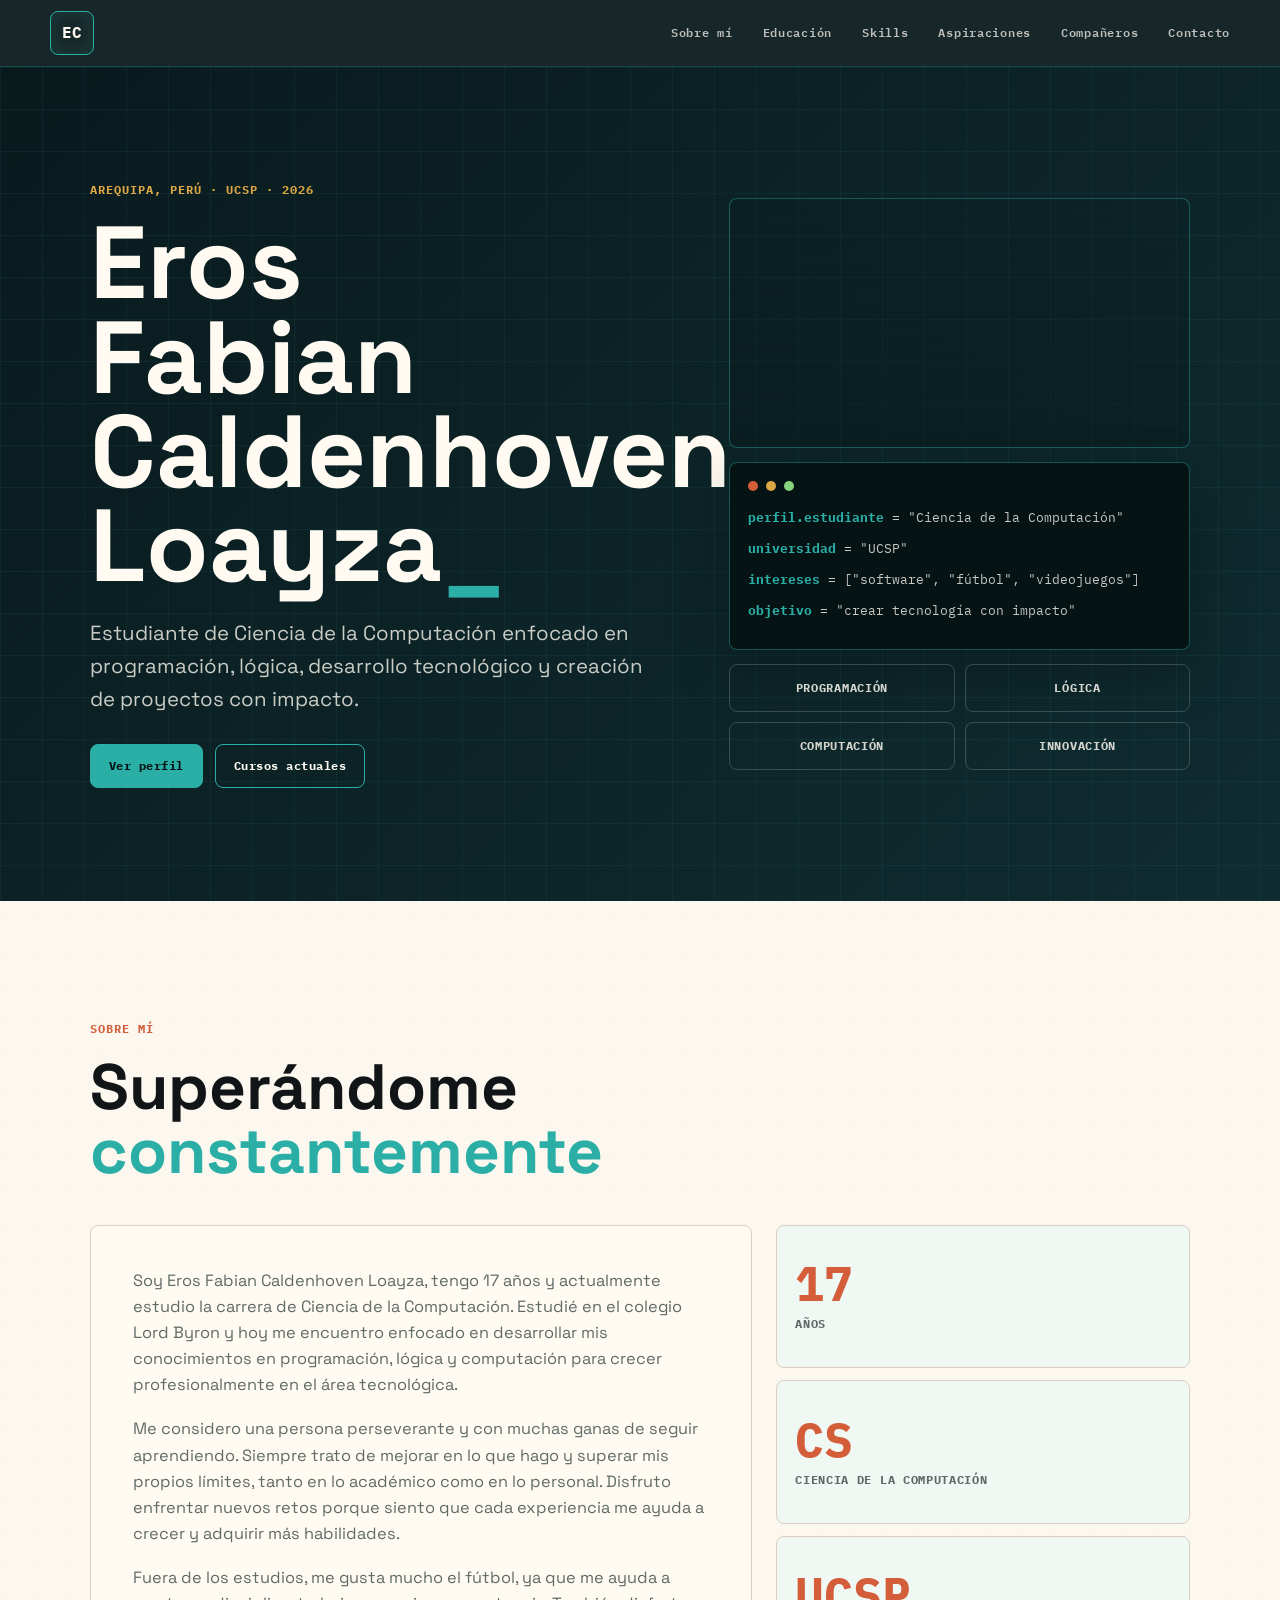
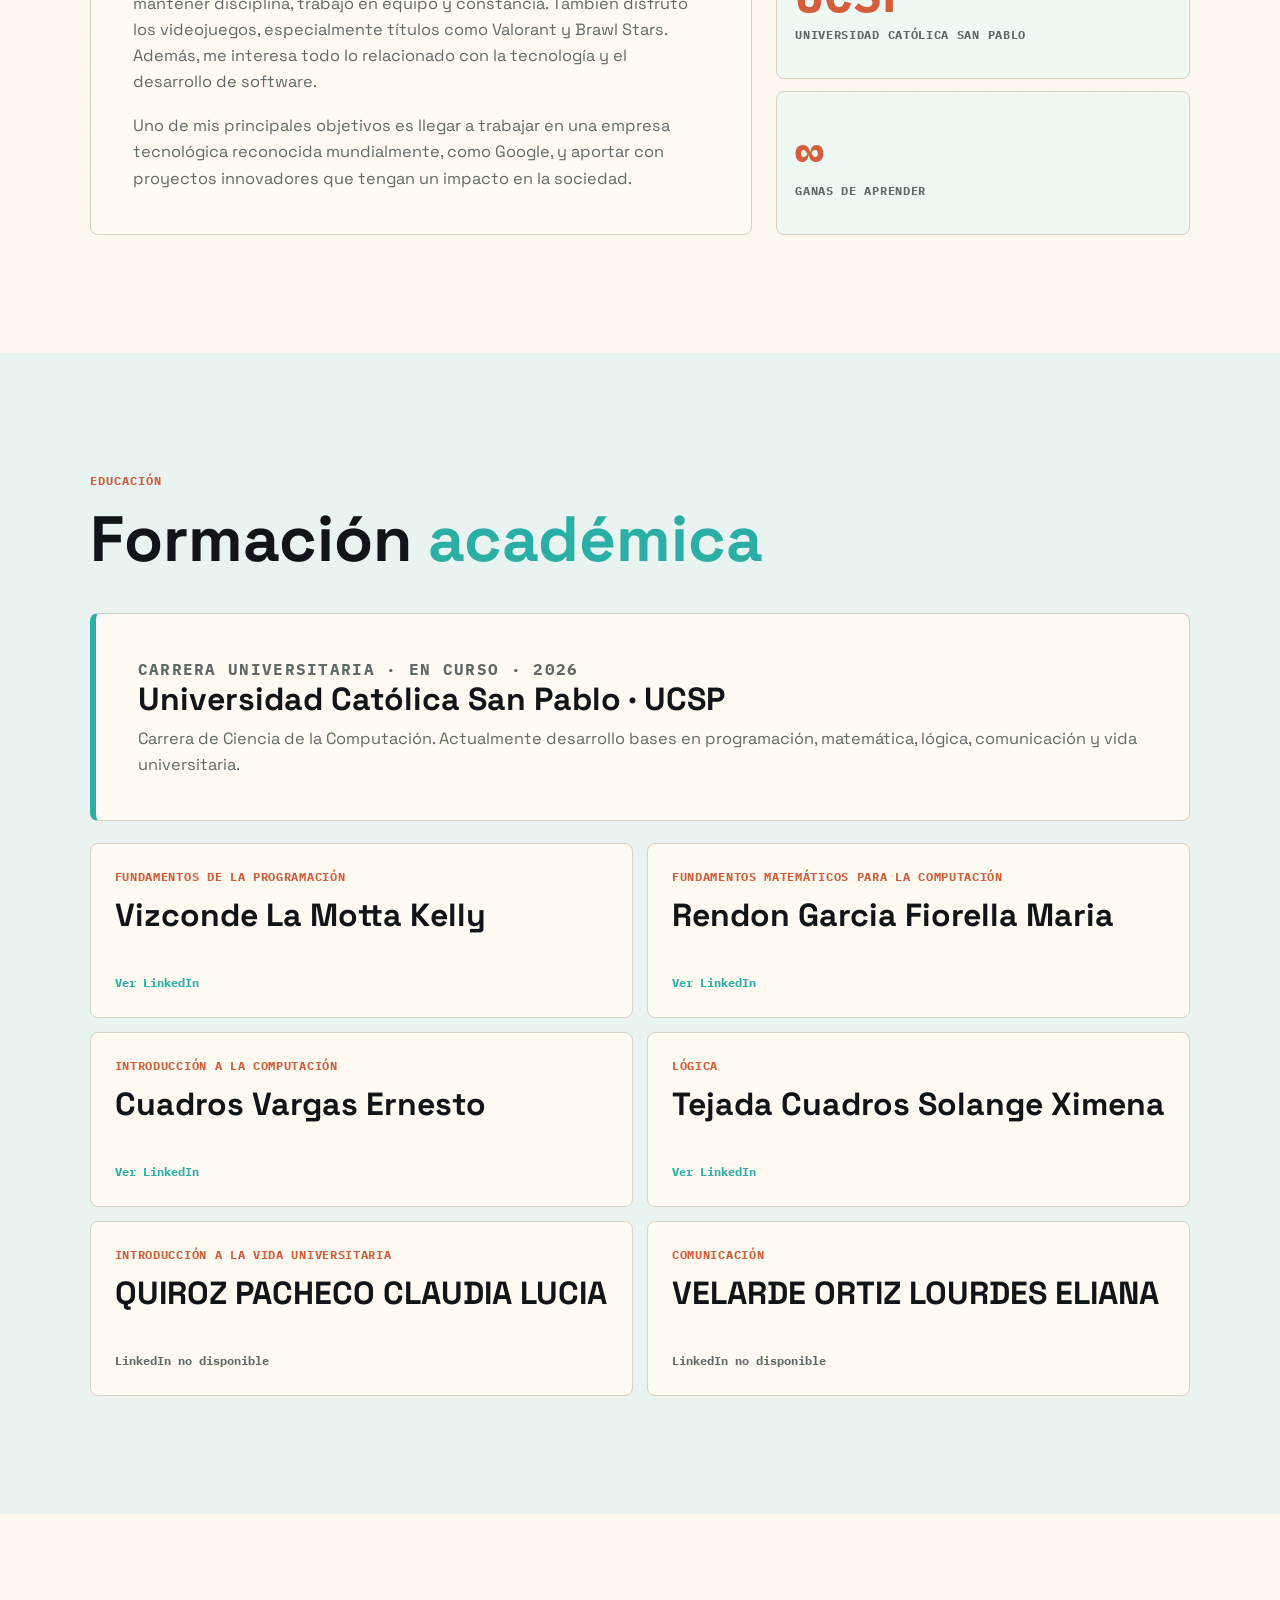
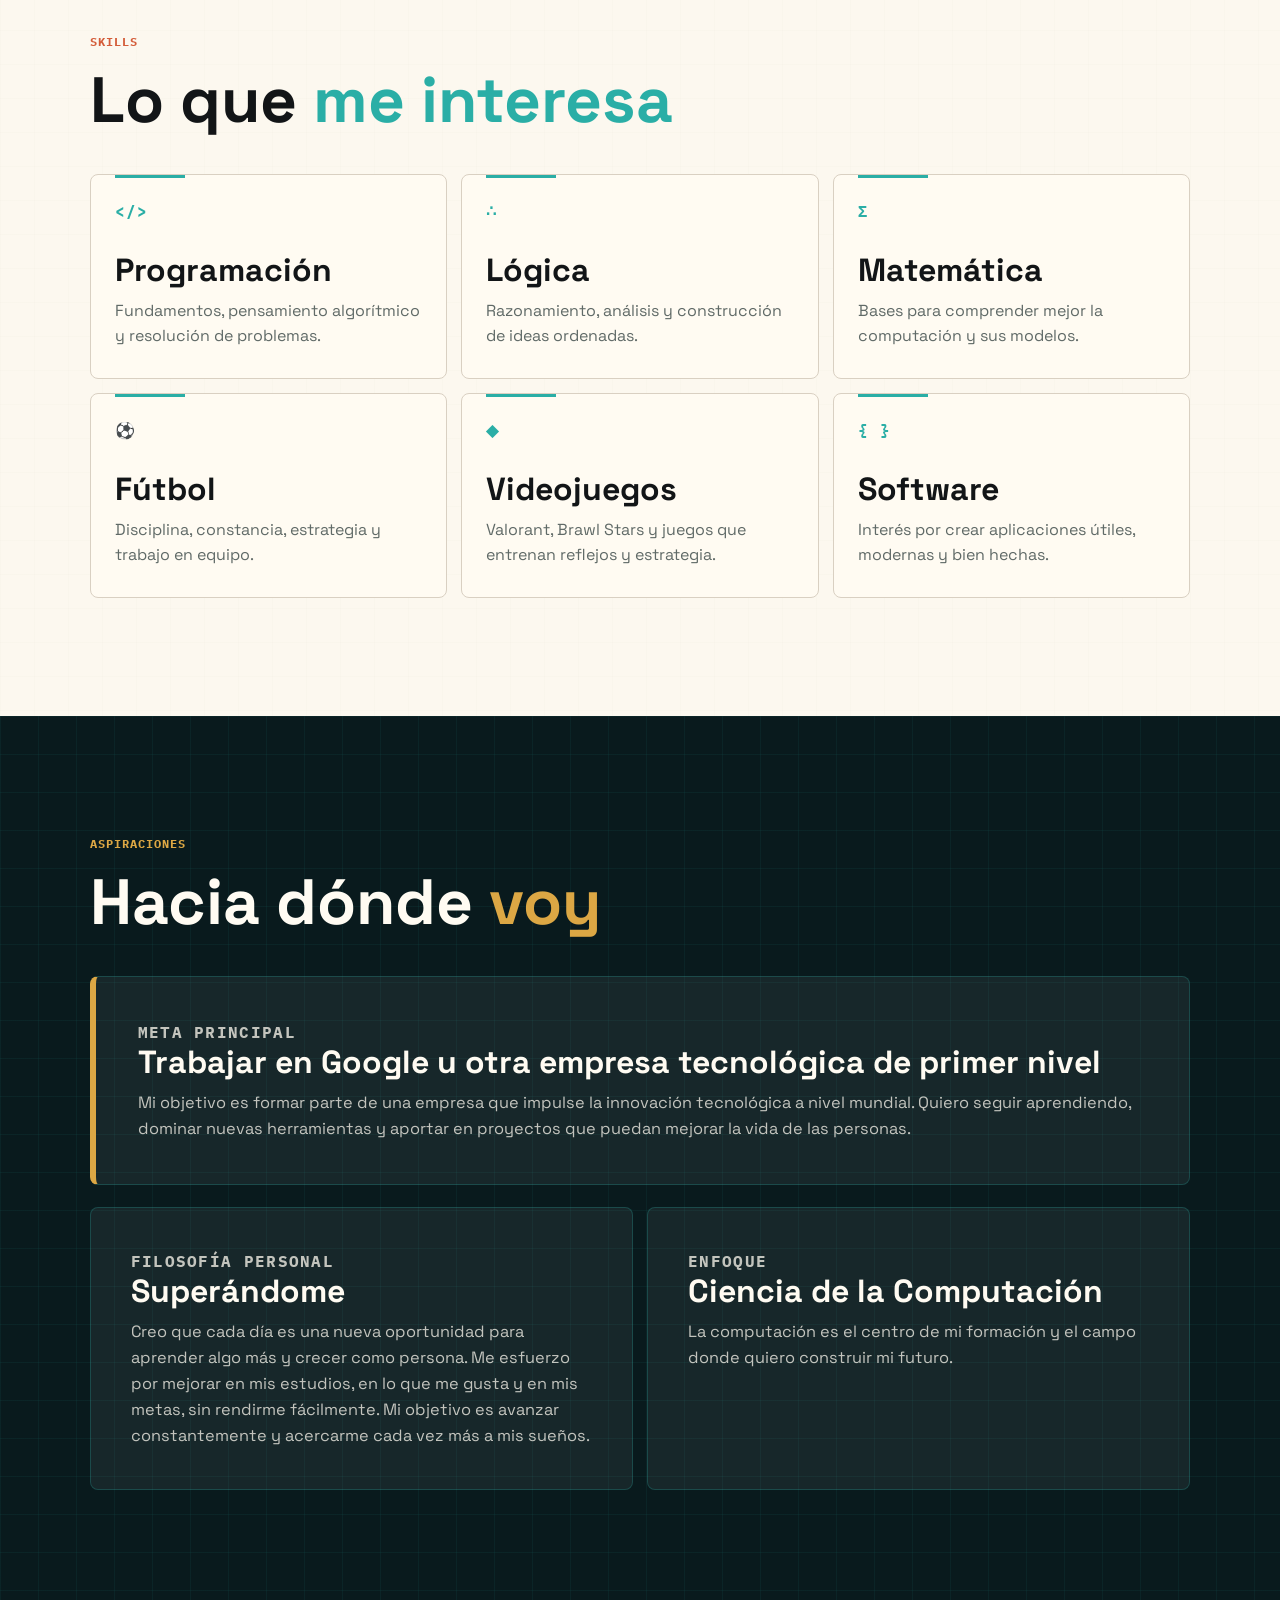
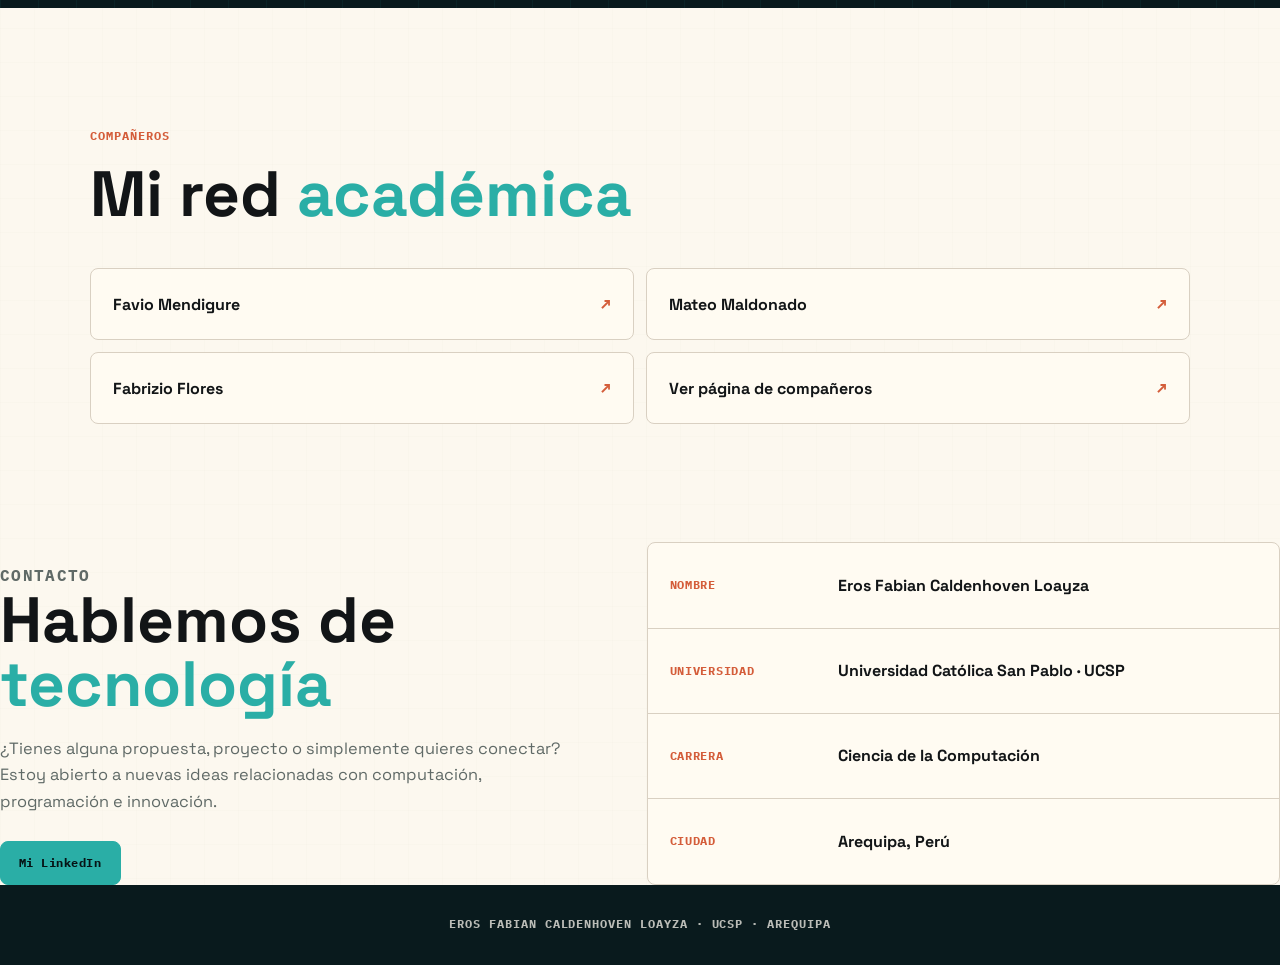
<file: index.html>
<!DOCTYPE html>
<html lang="es">
<head>
  <meta charset="UTF-8">
  <meta name="viewport" content="width=device-width, initial-scale=1.0">
  <title>Eros Fabian Caldenhoven Loayza | Portafolio</title>
  <meta name="description" content="Página web personal de Eros Fabian Caldenhoven Loayza, estudiante de Ciencia de la Computación en la Universidad Católica San Pablo UCSP.">
  <meta name="author" content="Eros Fabian Caldenhoven Loayza">
  <meta name="robots" content="index, follow">
  <link rel="canonical" href="https://eros951.github.io/Pagina-web-EROS/">
  <meta property="og:title" content="Eros Fabian Caldenhoven Loayza | Portafolio">
  <meta property="og:description" content="Portafolio académico de Eros Fabian Caldenhoven Loayza, estudiante de Ciencia de la Computación en la UCSP.">
  <meta property="og:type" content="website">
  <meta property="og:url" content="https://eros951.github.io/Pagina-web-EROS/">
  <link rel="preconnect" href="https://fonts.googleapis.com">
  <link rel="preconnect" href="https://fonts.gstatic.com" crossorigin>
  <link href="https://fonts.googleapis.com/css2?family=IBM+Plex+Mono:wght@400;500;600;700&family=Space+Grotesk:wght@400;500;600;700&display=swap" rel="stylesheet">
  <link rel="stylesheet" href="styles.css">
  <script type="application/ld+json">
    {
      "@context": "https://schema.org",
      "@type": "Person",
      "name": "Eros Fabian Caldenhoven Loayza",
      "url": "https://eros951.github.io/Pagina-web-EROS/",
      "sameAs": [
        "https://www.linkedin.com/in/eros-fabian-caldenhoven-loayza-63b2583b9/"
      ],
      "alumniOf": {
        "@type": "CollegeOrUniversity",
        "name": "Universidad Católica San Pablo"
      },
      "knowsAbout": [
        "Ciencia de la Computación",
        "Programación",
        "Lógica",
        "Desarrollo de software"
      ]
    }
  </script>
</head>
<body>
  <header class="site-header">
    <nav class="nav" aria-label="Navegación principal">
      <a class="brand" href="#inicio">EC</a>
      <div class="nav-links">
        <a href="#sobre-mi">Sobre mí</a>
        <a href="#educacion">Educación</a>
        <a href="#habilidades">Skills</a>
        <a href="#aspiraciones">Aspiraciones</a>
        <a href="companeros.html">Compañeros</a>
        <a href="#contacto">Contacto</a>
      </div>
    </nav>
  </header>

  <main>
    <section id="inicio" class="hero-section">
      <div class="hero-copy">
        <p class="meta-line">Arequipa, Perú · UCSP · 2026</p>
        <h1>Eros Fabian Caldenhoven Loayza</h1>
        <p class="hero-description">
          Estudiante de Ciencia de la Computación enfocado en programación, lógica,
          desarrollo tecnológico y creación de proyectos con impacto.
        </p>
        <div class="hero-actions">
          <a href="#sobre-mi">Ver perfil</a>
          <a href="#educacion">Cursos actuales</a>
        </div>
      </div>

      <div class="hero-dashboard" aria-label="Panel digital de perfil">
        <div class="dashboard-image"></div>
        <div class="terminal-panel">
          <div class="terminal-top">
            <span></span>
            <span></span>
            <span></span>
          </div>
          <p><strong>perfil.estudiante</strong> = "Ciencia de la Computación"</p>
          <p><strong>universidad</strong> = "UCSP"</p>
          <p><strong>intereses</strong> = ["software", "fútbol", "videojuegos"]</p>
          <p><strong>objetivo</strong> = "crear tecnología con impacto"</p>
        </div>
        <div class="status-grid">
          <span>Programación</span>
          <span>Lógica</span>
          <span>Computación</span>
          <span>Innovación</span>
        </div>
      </div>
    </section>

    <section id="sobre-mi" class="section about-section">
      <div class="section-title">
        <p class="kicker">Sobre mí</p>
        <h2>Superándome <span>constantemente</span></h2>
      </div>

      <div class="about-layout">
        <div class="about-card">
          <p>
            Soy Eros Fabian Caldenhoven Loayza, tengo 17 años y actualmente estudio
            la carrera de Ciencia de la Computación. Estudié en el colegio Lord Byron
            y hoy me encuentro enfocado en desarrollar mis conocimientos en programación,
            lógica y computación para crecer profesionalmente en el área tecnológica.
          </p>
          <p>
            Me considero una persona perseverante y con muchas ganas de seguir aprendiendo.
            Siempre trato de mejorar en lo que hago y superar mis propios límites, tanto
            en lo académico como en lo personal. Disfruto enfrentar nuevos retos porque
            siento que cada experiencia me ayuda a crecer y adquirir más habilidades.
          </p>
          <p>
            Fuera de los estudios, me gusta mucho el fútbol, ya que me ayuda a mantener
            disciplina, trabajo en equipo y constancia. También disfruto los videojuegos,
            especialmente títulos como Valorant y Brawl Stars. Además, me interesa todo
            lo relacionado con la tecnología y el desarrollo de software.
          </p>
          <p>
            Uno de mis principales objetivos es llegar a trabajar en una empresa tecnológica
            reconocida mundialmente, como Google, y aportar con proyectos innovadores que
            tengan un impacto en la sociedad.
          </p>
        </div>

        <aside class="facts-grid" aria-label="Datos personales">
          <article>
            <strong>17</strong>
            <span>Años</span>
          </article>
          <article>
            <strong>CS</strong>
            <span>Ciencia de la Computación</span>
          </article>
          <article>
            <strong>UCSP</strong>
            <span>Universidad Católica San Pablo</span>
          </article>
          <article>
            <strong>∞</strong>
            <span>Ganas de aprender</span>
          </article>
        </aside>
      </div>
    </section>

    <section id="educacion" class="section education-section">
      <div class="section-title">
        <p class="kicker">Educación</p>
        <h2>Formación <span>académica</span></h2>
      </div>

      <article class="featured-panel">
        <p class="meta-line">Carrera universitaria · En curso · 2026</p>
        <h3>Universidad Católica San Pablo · UCSP</h3>
        <p>
          Carrera de Ciencia de la Computación. Actualmente desarrollo bases en
          programación, matemática, lógica, comunicación y vida universitaria.
        </p>
      </article>

      <div class="course-list">
        <article class="course-item">
          <p>Fundamentos de la Programación</p>
          <h3>Vizconde La Motta Kelly</h3>
          <a href="https://www.linkedin.com/in/kelly-vizconde-la-motta-3a57a4143/" target="_blank" rel="noopener">Ver LinkedIn</a>
        </article>
        <article class="course-item">
          <p>Fundamentos Matemáticos para la Computación</p>
          <h3>Rendon Garcia Fiorella Maria</h3>
          <a href="https://www.linkedin.com/in/fiorella-mar%C3%ADa-rend%C3%B3n-garc%C3%ADa-7aa9b7374/" target="_blank" rel="noopener">Ver LinkedIn</a>
        </article>
        <article class="course-item">
          <p>Introducción a la Computación</p>
          <h3>Cuadros Vargas Ernesto</h3>
          <a href="https://www.linkedin.com/in/ecuadrosv/" target="_blank" rel="noopener">Ver LinkedIn</a>
        </article>
        <article class="course-item">
          <p>Lógica</p>
          <h3>Tejada Cuadros Solange Ximena</h3>
          <a href="https://www.linkedin.com/in/solange-tejada/" target="_blank" rel="noopener">Ver LinkedIn</a>
        </article>
        <article class="course-item">
          <p>Introducción a la Vida Universitaria</p>
          <h3>QUIROZ PACHECO CLAUDIA LUCIA</h3>
          <span class="no-link">LinkedIn no disponible</span>
        </article>
        <article class="course-item">
          <p>Comunicación</p>
          <h3>VELARDE ORTIZ LOURDES ELIANA</h3>
          <span class="no-link">LinkedIn no disponible</span>
        </article>
      </div>
    </section>

    <section id="habilidades" class="section skills-section">
      <div class="section-title">
        <p class="kicker">Skills</p>
        <h2>Lo que <span>me interesa</span></h2>
      </div>
      <div class="skills-grid">
        <article class="skill-card">
          <span>&lt;/&gt;</span>
          <h3>Programación</h3>
          <p>Fundamentos, pensamiento algorítmico y resolución de problemas.</p>
        </article>
        <article class="skill-card">
          <span>∴</span>
          <h3>Lógica</h3>
          <p>Razonamiento, análisis y construcción de ideas ordenadas.</p>
        </article>
        <article class="skill-card">
          <span>Σ</span>
          <h3>Matemática</h3>
          <p>Bases para comprender mejor la computación y sus modelos.</p>
        </article>
        <article class="skill-card">
          <span>⚽</span>
          <h3>Fútbol</h3>
          <p>Disciplina, constancia, estrategia y trabajo en equipo.</p>
        </article>
        <article class="skill-card">
          <span>◆</span>
          <h3>Videojuegos</h3>
          <p>Valorant, Brawl Stars y juegos que entrenan reflejos y estrategia.</p>
        </article>
        <article class="skill-card">
          <span>{ }</span>
          <h3>Software</h3>
          <p>Interés por crear aplicaciones útiles, modernas y bien hechas.</p>
        </article>
      </div>
    </section>

    <section id="aspiraciones" class="section aspiration-section">
      <div class="section-title">
        <p class="kicker">Aspiraciones</p>
        <h2>Hacia dónde <span>voy</span></h2>
      </div>
      <article class="featured-panel gold-panel">
        <p class="meta-line">Meta principal</p>
        <h3>Trabajar en Google u otra empresa tecnológica de primer nivel</h3>
        <p>
          Mi objetivo es formar parte de una empresa que impulse la innovación
          tecnológica a nivel mundial. Quiero seguir aprendiendo, dominar nuevas
          herramientas y aportar en proyectos que puedan mejorar la vida de las personas.
        </p>
      </article>
      <div class="aspiration-grid">
        <article>
          <p class="meta-line">Filosofía personal</p>
          <h3>Superándome</h3>
          <p>
            Creo que cada día es una nueva oportunidad para aprender algo más y crecer como persona.
            Me esfuerzo por mejorar en mis estudios, en lo que me gusta y en mis metas, sin rendirme
            fácilmente. Mi objetivo es avanzar constantemente y acercarme cada vez más a mis sueños.
          </p>
        </article>
        <article>
          <p class="meta-line">Enfoque</p>
          <h3>Ciencia de la Computación</h3>
          <p>La computación es el centro de mi formación y el campo donde quiero construir mi futuro.</p>
        </article>
      </div>
    </section>

    <section id="companeros" class="section classmates-section">
      <div class="section-title">
        <p class="kicker">Compañeros</p>
        <h2>Mi red <span>académica</span></h2>
      </div>
      <div class="classmates-list">
        <a href="https://faviom15.github.io/favio-cesar-portfolio/" target="_blank" rel="noopener">Favio Mendigure</a>
        <a href="https://mateomaldonadovalencia.github.io/" target="_blank" rel="noopener">Mateo Maldonado</a>
        <a href="https://fabrizioflv.github.io/fabrizio-web/#" target="_blank" rel="noopener">Fabrizio Flores</a>
        <a href="companeros.html">Ver página de compañeros</a>
      </div>
    </section>

    <section id="contacto" class="contact-section">
      <div class="contact-copy">
        <p class="kicker">Contacto</p>
        <h2>Hablemos de <span>tecnología</span></h2>
        <p>
          ¿Tienes alguna propuesta, proyecto o simplemente quieres conectar?
          Estoy abierto a nuevas ideas relacionadas con computación, programación e innovación.
        </p>
        <a class="contact-button" href="https://www.linkedin.com/in/eros-fabian-caldenhoven-loayza-63b2583b9/" target="_blank" rel="noopener">Mi LinkedIn</a>
      </div>
      <div class="contact-table" aria-label="Datos de contacto">
        <div>
          <span>Nombre</span>
          <strong>Eros Fabian Caldenhoven Loayza</strong>
        </div>
        <div>
          <span>Universidad</span>
          <strong>Universidad Católica San Pablo · UCSP</strong>
        </div>
        <div>
          <span>Carrera</span>
          <strong>Ciencia de la Computación</strong>
        </div>
        <div>
          <span>Ciudad</span>
          <strong>Arequipa, Perú</strong>
        </div>
      </div>
    </section>
  </main>

  <footer class="site-footer">
    <p>EROS FABIAN CALDENHOVEN LOAYZA · UCSP · AREQUIPA</p>
  </footer>
</body>
</html>
</file>
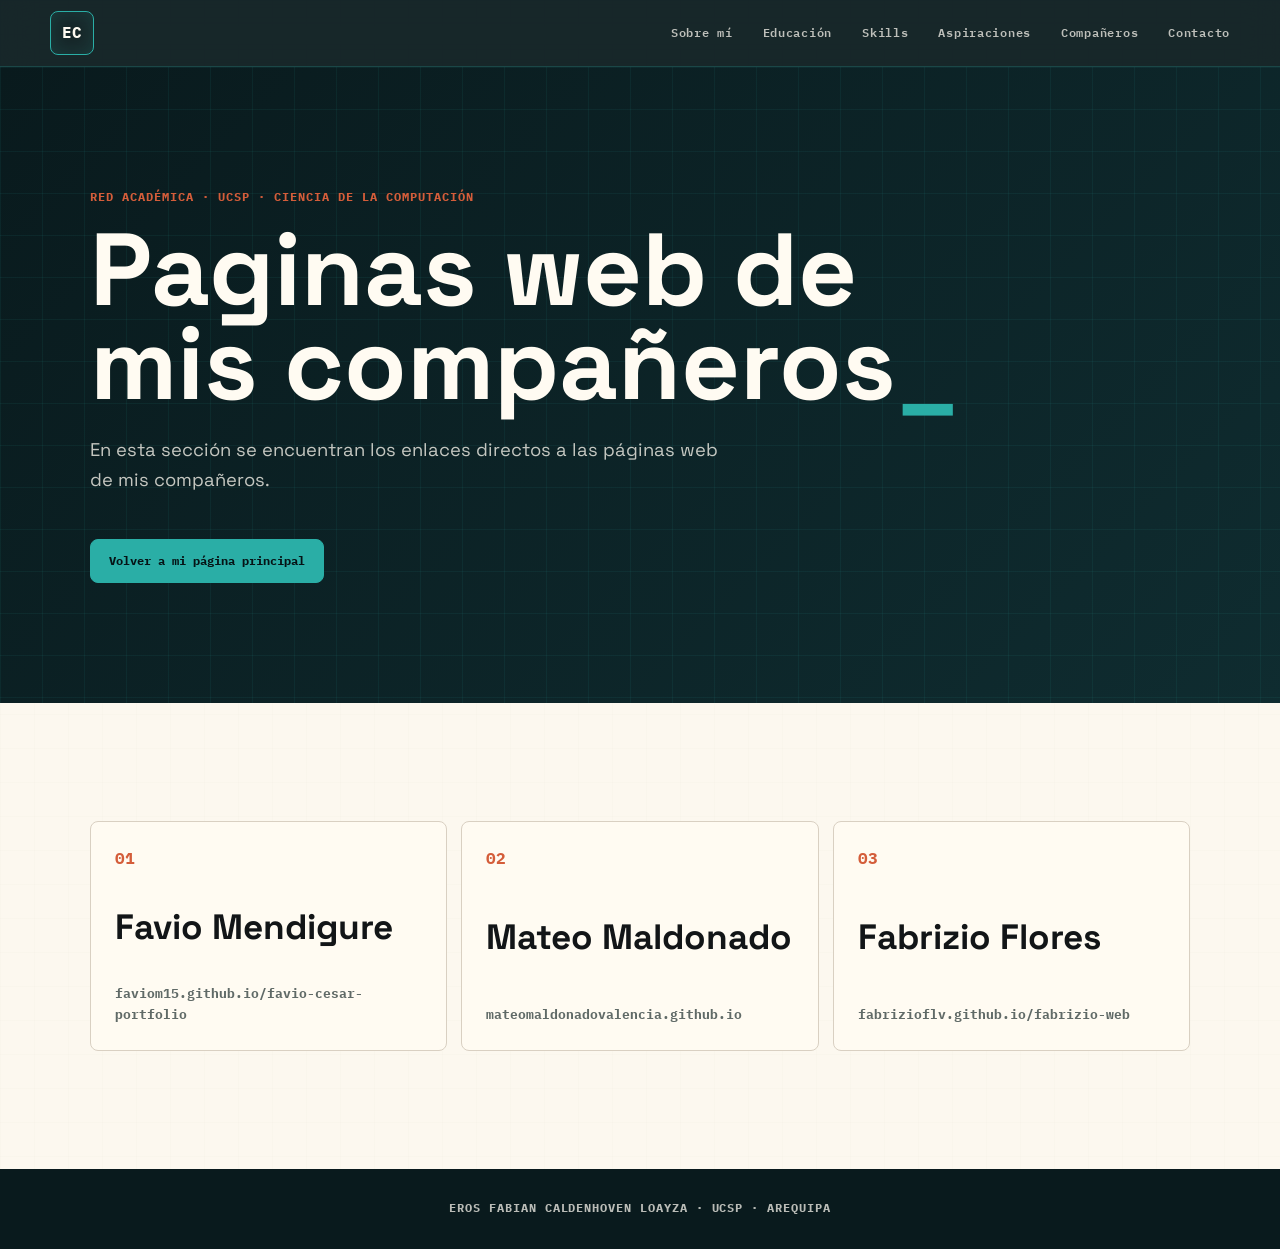
<file: companeros.html>
<!DOCTYPE html>
<html lang="es">
<head>
  <meta charset="UTF-8">
  <meta name="viewport" content="width=device-width, initial-scale=1.0">
  <title>Compañeros | Eros Fabian Caldenhoven Loayza</title>
  <meta name="description" content="Página de enlaces a las páginas web de los compañeros de Eros Fabian Caldenhoven Loayza.">
  <meta name="author" content="Eros Fabian Caldenhoven Loayza">
  <meta name="robots" content="index, follow">
  <link rel="canonical" href="https://eros951.github.io/Pagina-web-EROS/companeros.html">
  <meta property="og:title" content="Compañeros | Eros Fabian Caldenhoven Loayza">
  <meta property="og:description" content="Enlaces a las páginas web de compañeros de Ciencia de la Computación.">
  <meta property="og:type" content="website">
  <meta property="og:url" content="https://eros951.github.io/Pagina-web-EROS/companeros.html">
  <link rel="preconnect" href="https://fonts.googleapis.com">
  <link rel="preconnect" href="https://fonts.gstatic.com" crossorigin>
  <link href="https://fonts.googleapis.com/css2?family=IBM+Plex+Mono:wght@400;500;600;700&family=Space+Grotesk:wght@400;500;600;700&display=swap" rel="stylesheet">
  <link rel="stylesheet" href="styles.css">
</head>
<body>
  <header class="site-header">
    <nav class="nav" aria-label="Navegación principal">
      <a class="brand" href="index.html">EC</a>
      <div class="nav-links">
        <a href="index.html#sobre-mi">Sobre mí</a>
        <a href="index.html#educacion">Educación</a>
        <a href="index.html#habilidades">Skills</a>
        <a href="index.html#aspiraciones">Aspiraciones</a>
        <a href="companeros.html">Compañeros</a>
        <a href="index.html#contacto">Contacto</a>
      </div>
    </nav>
  </header>

  <main>
    <section class="page-hero">
      <p class="meta-line">Red académica · UCSP · Ciencia de la Computación</p>
      <h1>Paginas web de mis compañeros</h1>
      <p>
        En esta sección se encuentran los enlaces directos a las páginas web de mis compañeros.
      </p>
      <a class="back-link" href="index.html">Volver a mi página principal</a>
    </section>

    <section class="section classmates-page-section">
      <div class="classmates-page-grid">
        <a href="https://faviom15.github.io/favio-cesar-portfolio/" target="_blank" rel="noopener">
          <span>01</span>
          <strong>Favio Mendigure</strong>
          <small>faviom15.github.io/favio-cesar-portfolio</small>
        </a>
        <a href="https://mateomaldonadovalencia.github.io/" target="_blank" rel="noopener">
          <span>02</span>
          <strong>Mateo Maldonado</strong>
          <small>mateomaldonadovalencia.github.io</small>
        </a>
        <a href="https://fabrizioflv.github.io/fabrizio-web/#" target="_blank" rel="noopener">
          <span>03</span>
          <strong>Fabrizio Flores</strong>
          <small>fabrizioflv.github.io/fabrizio-web</small>
        </a>
      </div>
    </section>
  </main>

  <footer class="site-footer">
    <p>EROS FABIAN CALDENHOVEN LOAYZA · UCSP · AREQUIPA</p>
  </footer>
</body>
</html>
</file>
<file: styles.css>
:root {
  --bg: #f4f0e7;
  --paper: #fffbf2;
  --ink: #121517;
  --muted: #606a67;
  --line: #d9d0c2;
  --dark: #091a1d;
  --dark-2: #0f2c30;
  --panel: #10272b;
  --code: #071315;
  --cyan: #2aaea6;
  --coral: #d45d3a;
  --gold: #dca744;
  --green: #87d37c;
  --mono: "IBM Plex Mono", monospace;
  --sans: "Space Grotesk", Arial, sans-serif;
}

* {
  box-sizing: border-box;
}

html {
  scroll-behavior: smooth;
}

body {
  margin: 0;
  color: var(--ink);
  background:
    linear-gradient(rgba(18, 21, 23, 0.04) 1px, transparent 1px),
    linear-gradient(90deg, rgba(18, 21, 23, 0.04) 1px, transparent 1px),
    var(--bg);
  background-size: 34px 34px;
  font-family: var(--sans);
  line-height: 1.6;
}

a {
  color: inherit;
}

.site-header {
  position: sticky;
  top: 0;
  z-index: 20;
  background: rgba(9, 26, 29, 0.94);
  border-bottom: 1px solid rgba(42, 174, 166, 0.24);
  backdrop-filter: blur(16px);
}

.nav {
  width: min(1180px, calc(100% - 32px));
  min-height: 66px;
  margin: 0 auto;
  display: flex;
  align-items: center;
  justify-content: space-between;
  gap: 24px;
}

.brand {
  width: 44px;
  height: 44px;
  display: inline-grid;
  place-items: center;
  border: 1px solid var(--cyan);
  border-radius: 8px;
  color: var(--paper);
  font-family: var(--mono);
  font-weight: 700;
  text-decoration: none;
  box-shadow: inset 0 0 18px rgba(42, 174, 166, 0.16);
}

.nav-links {
  display: flex;
  align-items: center;
  gap: clamp(14px, 3vw, 30px);
}

.nav-links a {
  color: rgba(255, 251, 242, 0.72);
  font-family: var(--mono);
  font-size: 0.75rem;
  font-weight: 600;
  letter-spacing: 0.06em;
  text-decoration: none;
}

.nav-links a:hover {
  color: var(--cyan);
}

.hero-section {
  min-height: calc(100vh - 66px);
  display: grid;
  grid-template-columns: minmax(0, 1.05fr) minmax(330px, 0.86fr);
  gap: clamp(30px, 6vw, 76px);
  align-items: center;
  padding: clamp(48px, 7vw, 92px) clamp(22px, 7vw, 96px);
  color: var(--paper);
  background:
    linear-gradient(rgba(42, 174, 166, 0.08) 1px, transparent 1px),
    linear-gradient(90deg, rgba(42, 174, 166, 0.08) 1px, transparent 1px),
    linear-gradient(135deg, var(--dark), var(--dark-2));
  background-size: 42px 42px, 42px 42px, auto;
}

.hero-copy {
  max-width: 760px;
}

.meta-line,
.kicker {
  margin: 0 0 16px;
  color: var(--coral);
  font-family: var(--mono);
  font-size: 0.78rem;
  font-weight: 700;
  letter-spacing: 0.08em;
  text-transform: uppercase;
}

.hero-section .meta-line,
.aspiration-section .meta-line,
.aspiration-section .kicker {
  color: var(--gold);
}

h1,
h2,
h3,
p {
  margin-top: 0;
}

h1,
h2,
h3 {
  letter-spacing: 0;
}

h1 {
  max-width: 800px;
  margin-bottom: 24px;
  font-size: clamp(3.4rem, 8vw, 7rem);
  font-weight: 700;
  line-height: 0.92;
}

h1::after {
  content: "_";
  color: var(--cyan);
}

.hero-description {
  max-width: 650px;
  margin-bottom: 28px;
  color: rgba(255, 251, 242, 0.78);
  font-size: clamp(1.05rem, 2vw, 1.28rem);
}

.hero-actions {
  display: flex;
  flex-wrap: wrap;
  gap: 12px;
}

.hero-actions a,
.contact-button {
  min-height: 44px;
  display: inline-flex;
  align-items: center;
  border: 1px solid var(--cyan);
  border-radius: 8px;
  padding: 0 18px;
  color: var(--paper);
  font-family: var(--mono);
  font-size: 0.78rem;
  font-weight: 700;
  letter-spacing: 0.04em;
  text-decoration: none;
}

.hero-actions a:first-child,
.contact-button {
  background: var(--cyan);
  color: #061315;
}

.hero-actions a:hover,
.contact-button:hover {
  transform: translateY(-2px);
}

.hero-dashboard {
  display: grid;
  grid-template-columns: 1fr;
  gap: 14px;
}

.dashboard-image {
  min-height: 250px;
  border: 1px solid rgba(42, 174, 166, 0.42);
  border-radius: 8px;
  background:
    linear-gradient(rgba(9, 26, 29, 0.2), rgba(9, 26, 29, 0.54)),
    url("https://images.unsplash.com/photo-1550751827-4bd374c3f58b?auto=format&fit=crop&w=1200&q=85") center/cover;
}

.terminal-panel {
  border: 1px solid rgba(42, 174, 166, 0.42);
  border-radius: 8px;
  padding: 18px;
  background: rgba(7, 19, 21, 0.94);
  box-shadow: 0 24px 60px rgba(0, 0, 0, 0.24);
}

.terminal-top {
  display: flex;
  gap: 8px;
  margin-bottom: 16px;
}

.terminal-top span {
  width: 10px;
  height: 10px;
  border-radius: 50%;
  background: var(--coral);
}

.terminal-top span:nth-child(2) {
  background: var(--gold);
}

.terminal-top span:nth-child(3) {
  background: var(--green);
}

.terminal-panel p {
  margin: 0 0 10px;
  color: rgba(255, 251, 242, 0.78);
  font-family: var(--mono);
  font-size: 0.82rem;
}

.terminal-panel strong {
  color: var(--cyan);
  font-weight: 700;
}

.status-grid {
  display: grid;
  grid-template-columns: repeat(2, minmax(0, 1fr));
  gap: 10px;
}

.status-grid span {
  min-height: 48px;
  display: grid;
  place-items: center;
  border: 1px solid rgba(255, 251, 242, 0.18);
  border-radius: 8px;
  color: rgba(255, 251, 242, 0.82);
  font-family: var(--mono);
  font-size: 0.72rem;
  font-weight: 700;
  letter-spacing: 0.06em;
  text-transform: uppercase;
}

.section {
  padding: clamp(70px, 10vw, 118px) clamp(22px, 7vw, 96px);
}

.section-title {
  max-width: 860px;
  margin-bottom: 42px;
}

.section-title h2,
.contact-copy h2 {
  margin: 0;
  font-size: clamp(2.4rem, 5vw, 4.8rem);
  line-height: 1;
}

.section-title h2 span,
.contact-copy h2 span {
  color: var(--cyan);
}

.about-section,
.skills-section,
.classmates-section,
.contact-section {
  background: rgba(255, 251, 242, 0.74);
}

.about-layout {
  max-width: 1180px;
  display: grid;
  grid-template-columns: minmax(0, 1.2fr) minmax(280px, 0.75fr);
  gap: 24px;
}

.about-card,
.featured-panel,
.course-item,
.skill-card,
.aspiration-grid article,
.contact-table {
  border: 1px solid var(--line);
  border-radius: 8px;
  background: var(--paper);
}

.about-card {
  padding: clamp(26px, 4vw, 42px);
  display: grid;
  gap: 18px;
}

.about-card p,
.featured-panel p,
.aspiration-grid p,
.contact-copy p {
  margin: 0;
  color: var(--muted);
  font-size: 1.02rem;
}

.facts-grid {
  display: grid;
  gap: 12px;
}

.facts-grid article {
  min-height: 112px;
  display: grid;
  align-content: center;
  border: 1px solid var(--line);
  border-radius: 8px;
  padding: 18px;
  background: #f0f8f4;
}

.facts-grid strong {
  color: var(--coral);
  font-family: var(--mono);
  font-size: clamp(2rem, 4vw, 3rem);
  line-height: 1;
}

.facts-grid span {
  margin-top: 8px;
  color: var(--muted);
  font-family: var(--mono);
  font-size: 0.72rem;
  font-weight: 700;
  letter-spacing: 0.06em;
  text-transform: uppercase;
}

.education-section {
  background: #e9f3ef;
}

.featured-panel {
  max-width: 1180px;
  margin-bottom: 22px;
  padding: clamp(26px, 4vw, 42px);
  border-left: 6px solid var(--cyan);
}

.featured-panel h3,
.course-item h3,
.skill-card h3,
.aspiration-grid h3 {
  margin-bottom: 10px;
  font-size: clamp(1.45rem, 2.5vw, 2.2rem);
  line-height: 1.08;
}

.course-list {
  max-width: 1180px;
  display: grid;
  grid-template-columns: repeat(2, minmax(0, 1fr));
  gap: 14px;
}

.course-item {
  min-height: 175px;
  padding: 24px;
  display: flex;
  flex-direction: column;
}

.course-item p,
.skill-card span,
.contact-table span {
  color: var(--coral);
  font-family: var(--mono);
  font-size: 0.72rem;
  font-weight: 700;
  letter-spacing: 0.06em;
  text-transform: uppercase;
}

.course-item a {
  margin-top: auto;
  color: var(--cyan);
  font-family: var(--mono);
  font-size: 0.78rem;
  font-weight: 700;
  text-decoration: none;
}

.course-item .no-link {
  margin-top: auto;
  color: var(--muted);
  font-family: var(--mono);
  font-size: 0.78rem;
  font-weight: 700;
}

.skills-grid {
  max-width: 1180px;
  display: grid;
  grid-template-columns: repeat(3, minmax(0, 1fr));
  gap: 14px;
}

.skill-card {
  min-height: 205px;
  padding: 24px;
  position: relative;
}

.skill-card::before {
  content: "";
  position: absolute;
  top: 0;
  left: 24px;
  width: 70px;
  height: 3px;
  background: var(--cyan);
}

.skill-card span {
  display: inline-block;
  margin-bottom: 28px;
  color: var(--cyan);
  font-size: 1rem;
}

.skill-card p {
  margin: 0;
  color: var(--muted);
}

.aspiration-section {
  color: var(--paper);
  background:
    linear-gradient(rgba(42, 174, 166, 0.07) 1px, transparent 1px),
    linear-gradient(90deg, rgba(42, 174, 166, 0.07) 1px, transparent 1px),
    var(--dark);
  background-size: 38px 38px, 38px 38px, auto;
}

.aspiration-section .section-title h2 span {
  color: var(--gold);
}

.gold-panel,
.aspiration-grid article {
  border-color: rgba(42, 174, 166, 0.26);
  background: rgba(255, 251, 242, 0.06);
}

.gold-panel {
  border-left-color: var(--gold);
}

.aspiration-grid {
  max-width: 1180px;
  display: grid;
  grid-template-columns: 1fr 1fr;
  gap: 14px;
}

.aspiration-grid article {
  padding: clamp(26px, 4vw, 40px);
}

.aspiration-section .featured-panel p,
.aspiration-section .aspiration-grid p {
  color: rgba(255, 251, 242, 0.74);
}

.classmates-list {
  max-width: 1180px;
  display: grid;
  grid-template-columns: repeat(2, minmax(0, 1fr));
  gap: 12px;
}

.classmates-list a {
  min-height: 72px;
  display: flex;
  align-items: center;
  justify-content: space-between;
  border: 1px solid var(--line);
  border-radius: 8px;
  padding: 0 22px;
  background: var(--paper);
  font-weight: 700;
  text-decoration: none;
}

.classmates-list a::after {
  content: "↗";
  color: var(--coral);
  font-family: var(--mono);
}

.classmates-list a:hover,
.course-item a:hover {
  color: var(--coral);
}

.page-hero {
  padding: clamp(74px, 10vw, 120px) clamp(22px, 7vw, 96px);
  color: var(--paper);
  background:
    linear-gradient(rgba(42, 174, 166, 0.08) 1px, transparent 1px),
    linear-gradient(90deg, rgba(42, 174, 166, 0.08) 1px, transparent 1px),
    linear-gradient(135deg, var(--dark), var(--dark-2));
  background-size: 42px 42px, 42px 42px, auto;
}

.page-hero h1 {
  max-width: 900px;
}

.page-hero p:not(.meta-line) {
  max-width: 640px;
  color: rgba(255, 251, 242, 0.76);
  font-size: 1.15rem;
}

.back-link {
  min-height: 44px;
  display: inline-flex;
  align-items: center;
  margin-top: 26px;
  border: 1px solid var(--cyan);
  border-radius: 8px;
  padding: 0 18px;
  color: #061315;
  background: var(--cyan);
  font-family: var(--mono);
  font-size: 0.78rem;
  font-weight: 700;
  text-decoration: none;
}

.classmates-page-section {
  background: rgba(255, 251, 242, 0.74);
}

.classmates-page-grid {
  max-width: 1180px;
  display: grid;
  grid-template-columns: repeat(3, minmax(0, 1fr));
  gap: 14px;
}

.classmates-page-grid a {
  min-height: 230px;
  display: flex;
  flex-direction: column;
  justify-content: space-between;
  border: 1px solid var(--line);
  border-radius: 8px;
  padding: 24px;
  background: var(--paper);
  color: var(--ink);
  text-decoration: none;
}

.classmates-page-grid span,
.classmates-page-grid small {
  color: var(--coral);
  font-family: var(--mono);
  font-weight: 700;
}

.classmates-page-grid strong {
  font-size: clamp(1.6rem, 3vw, 2.2rem);
  line-height: 1.05;
}

.classmates-page-grid small {
  color: var(--muted);
  word-break: break-word;
}

.classmates-page-grid a:hover {
  border-color: var(--cyan);
  transform: translateY(-3px);
}

.contact-section {
  display: grid;
  grid-template-columns: minmax(0, 0.9fr) minmax(320px, 1fr);
  gap: clamp(28px, 6vw, 78px);
}

.contact-copy p {
  max-width: 560px;
  margin-top: 20px;
}

.contact-button {
  margin-top: 26px;
  color: #061315;
}

.contact-table {
  display: grid;
  overflow: hidden;
}

.contact-table div {
  display: grid;
  grid-template-columns: 150px 1fr;
  gap: 18px;
  align-items: center;
  border-bottom: 1px solid var(--line);
  padding: 22px;
}

.contact-table div:last-child {
  border-bottom: 0;
}

.contact-table strong {
  font-weight: 700;
}

.site-footer {
  min-height: 80px;
  display: grid;
  place-items: center;
  padding: 0 22px;
  color: rgba(255, 251, 242, 0.72);
  background: var(--dark);
  text-align: center;
}

.site-footer p {
  margin: 0;
  font-family: var(--mono);
  font-size: 0.74rem;
  font-weight: 700;
  letter-spacing: 0.08em;
}

@media (max-width: 980px) {
  .nav {
    min-height: auto;
    align-items: flex-start;
    flex-direction: column;
    padding: 14px 0;
  }

  .nav-links {
    width: 100%;
    overflow-x: auto;
    padding-bottom: 6px;
  }

  .hero-section,
  .about-layout,
  .contact-section {
    grid-template-columns: 1fr;
  }

  .hero-dashboard {
    max-width: 680px;
  }

  .course-list,
  .skills-grid,
  .aspiration-grid,
  .classmates-list,
  .classmates-page-grid {
    grid-template-columns: 1fr;
  }
}

@media (max-width: 620px) {
  .nav {
    width: min(100% - 24px, 1180px);
  }

  .nav-links a {
    font-size: 0.68rem;
  }

  .hero-section,
  .section,
  .contact-section {
    padding-left: 18px;
    padding-right: 18px;
  }

  h1 {
    font-size: clamp(2.9rem, 15vw, 4.5rem);
  }

  .dashboard-image {
    min-height: 210px;
  }

  .status-grid {
    grid-template-columns: 1fr;
  }

  .contact-table div {
    grid-template-columns: 1fr;
    gap: 8px;
  }
}
</file>
